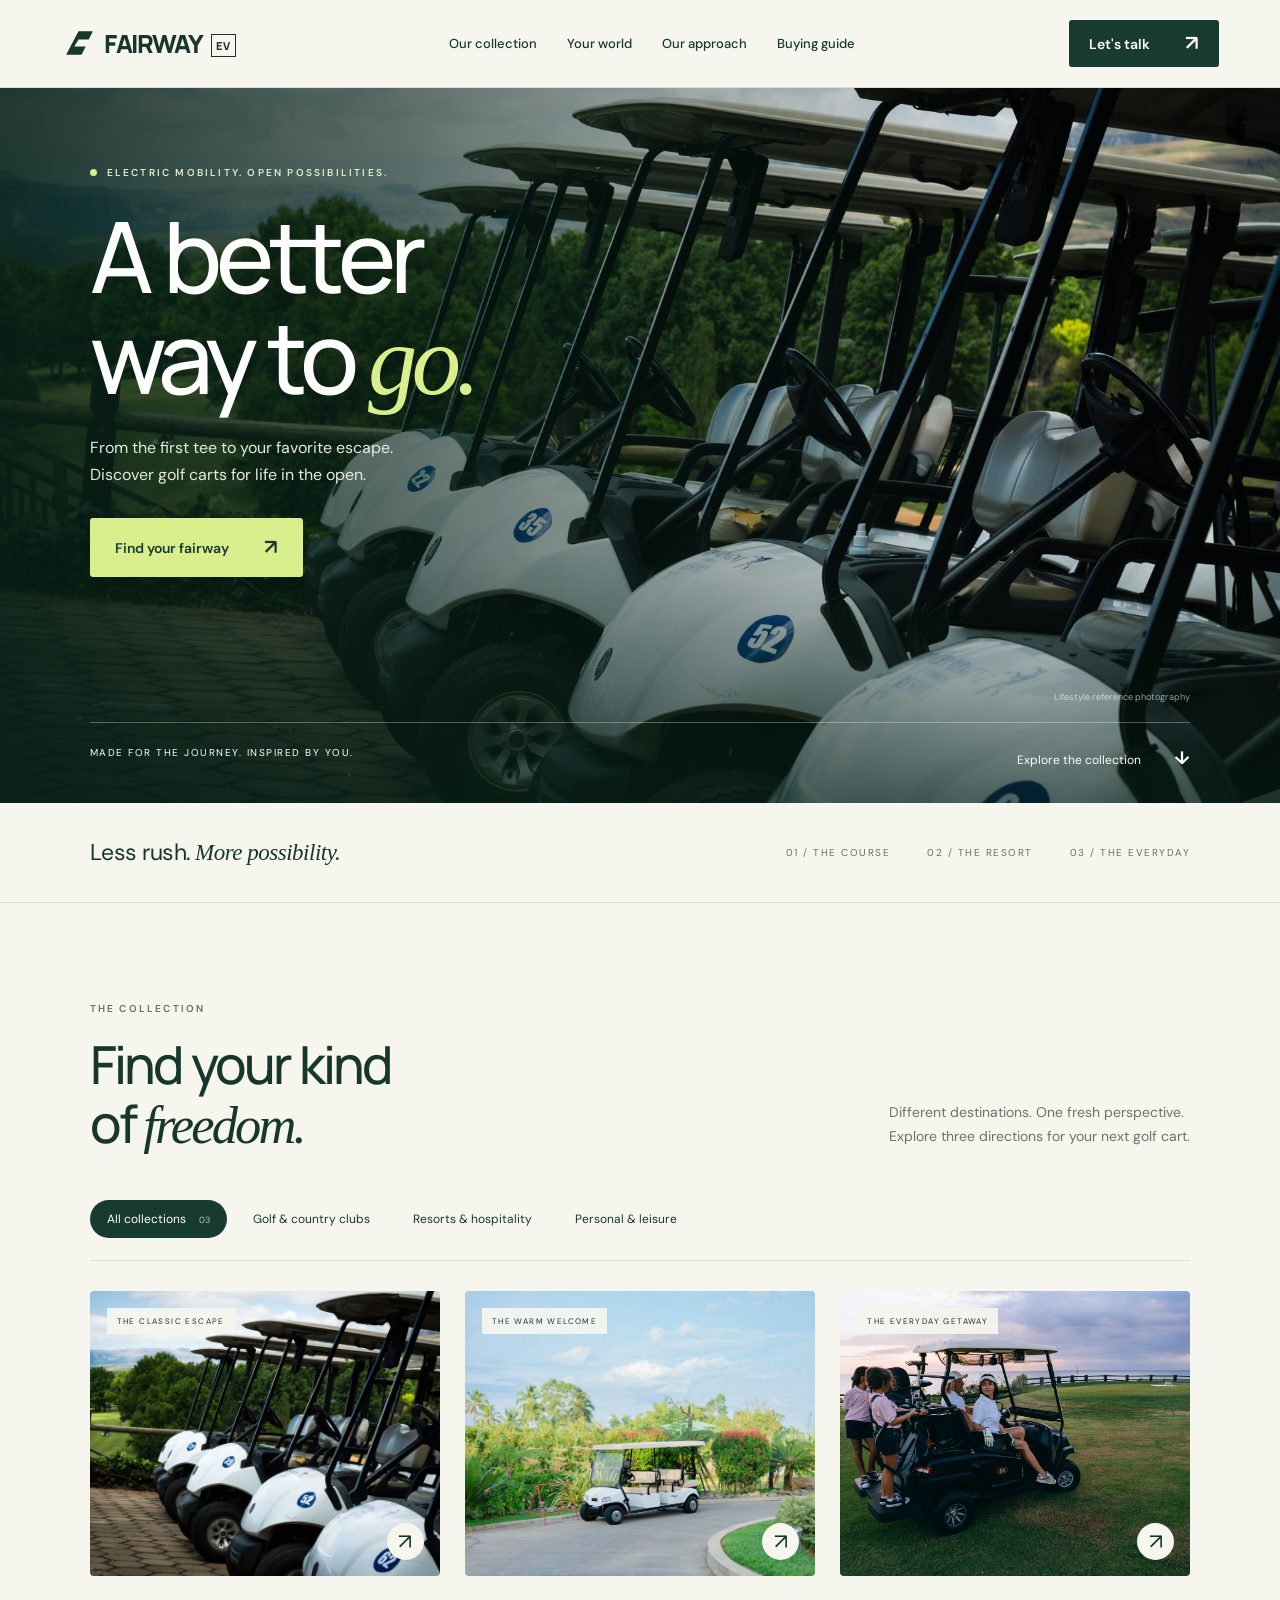
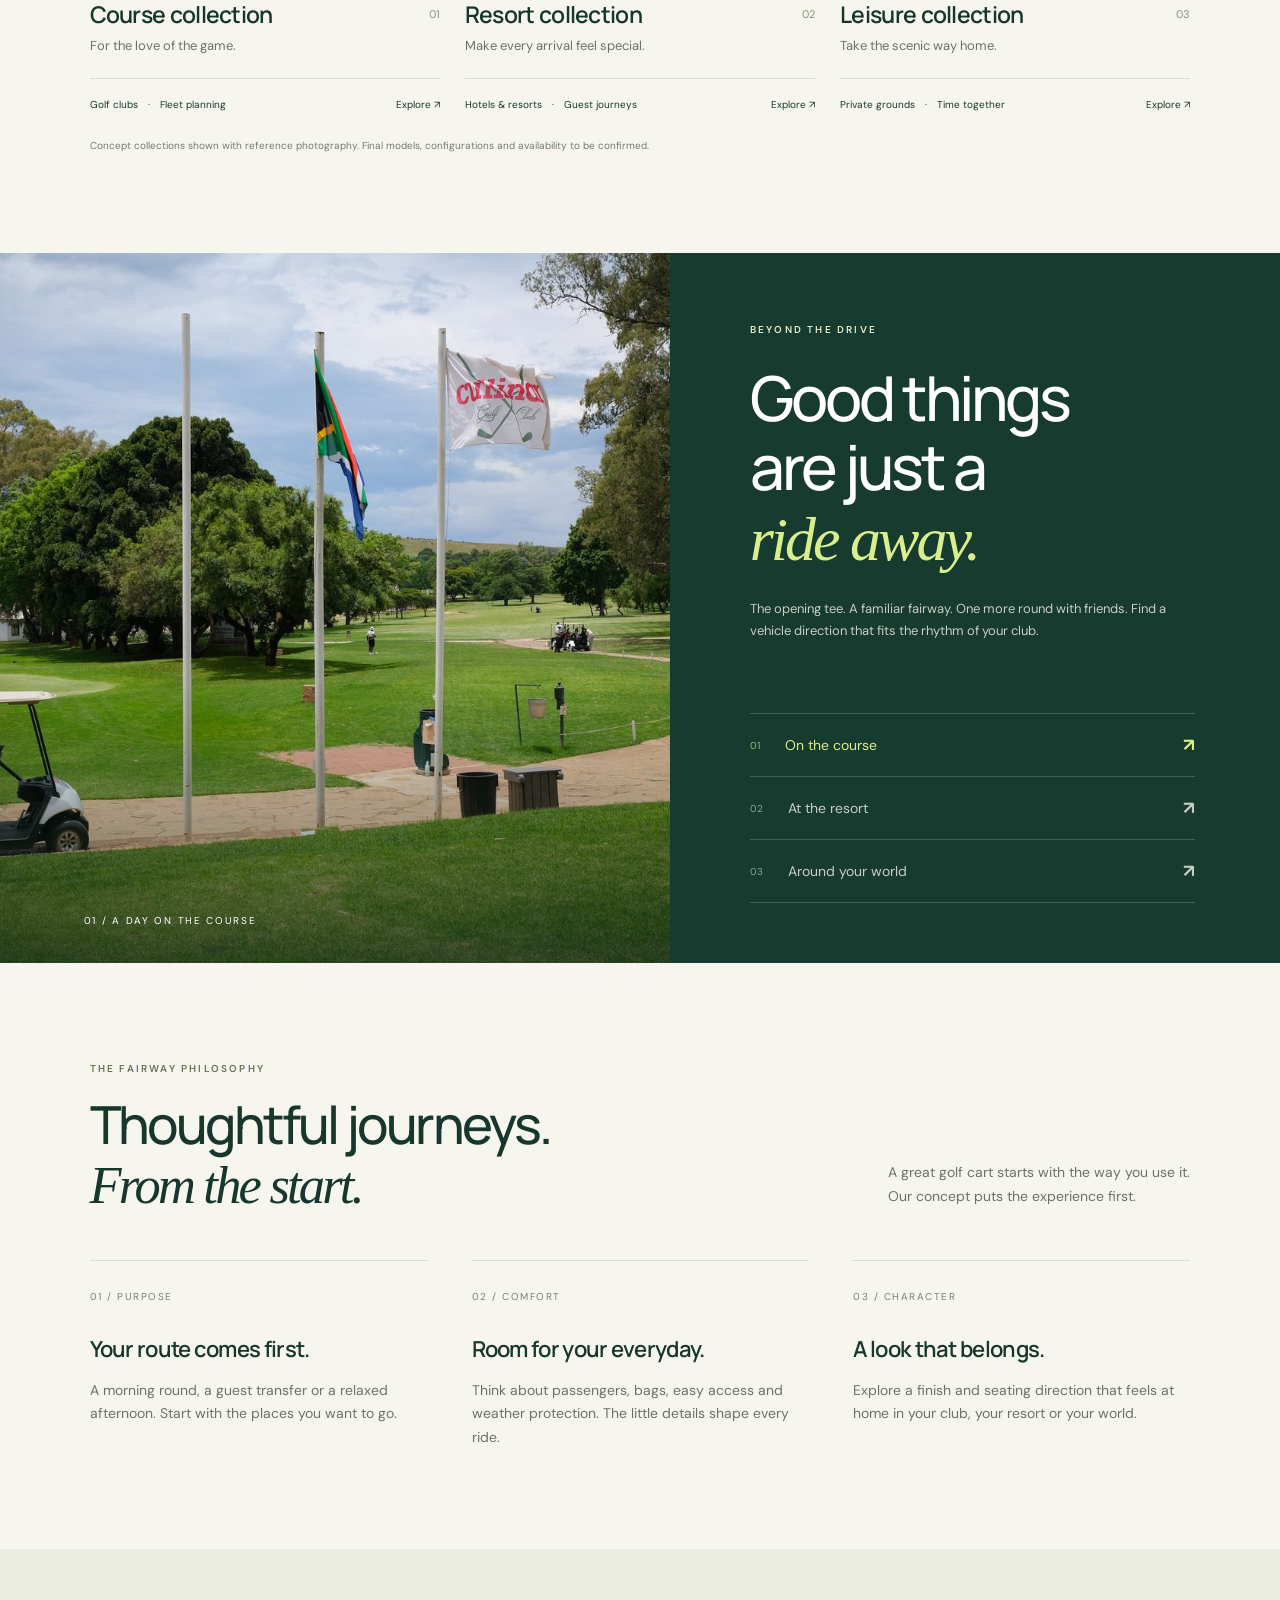
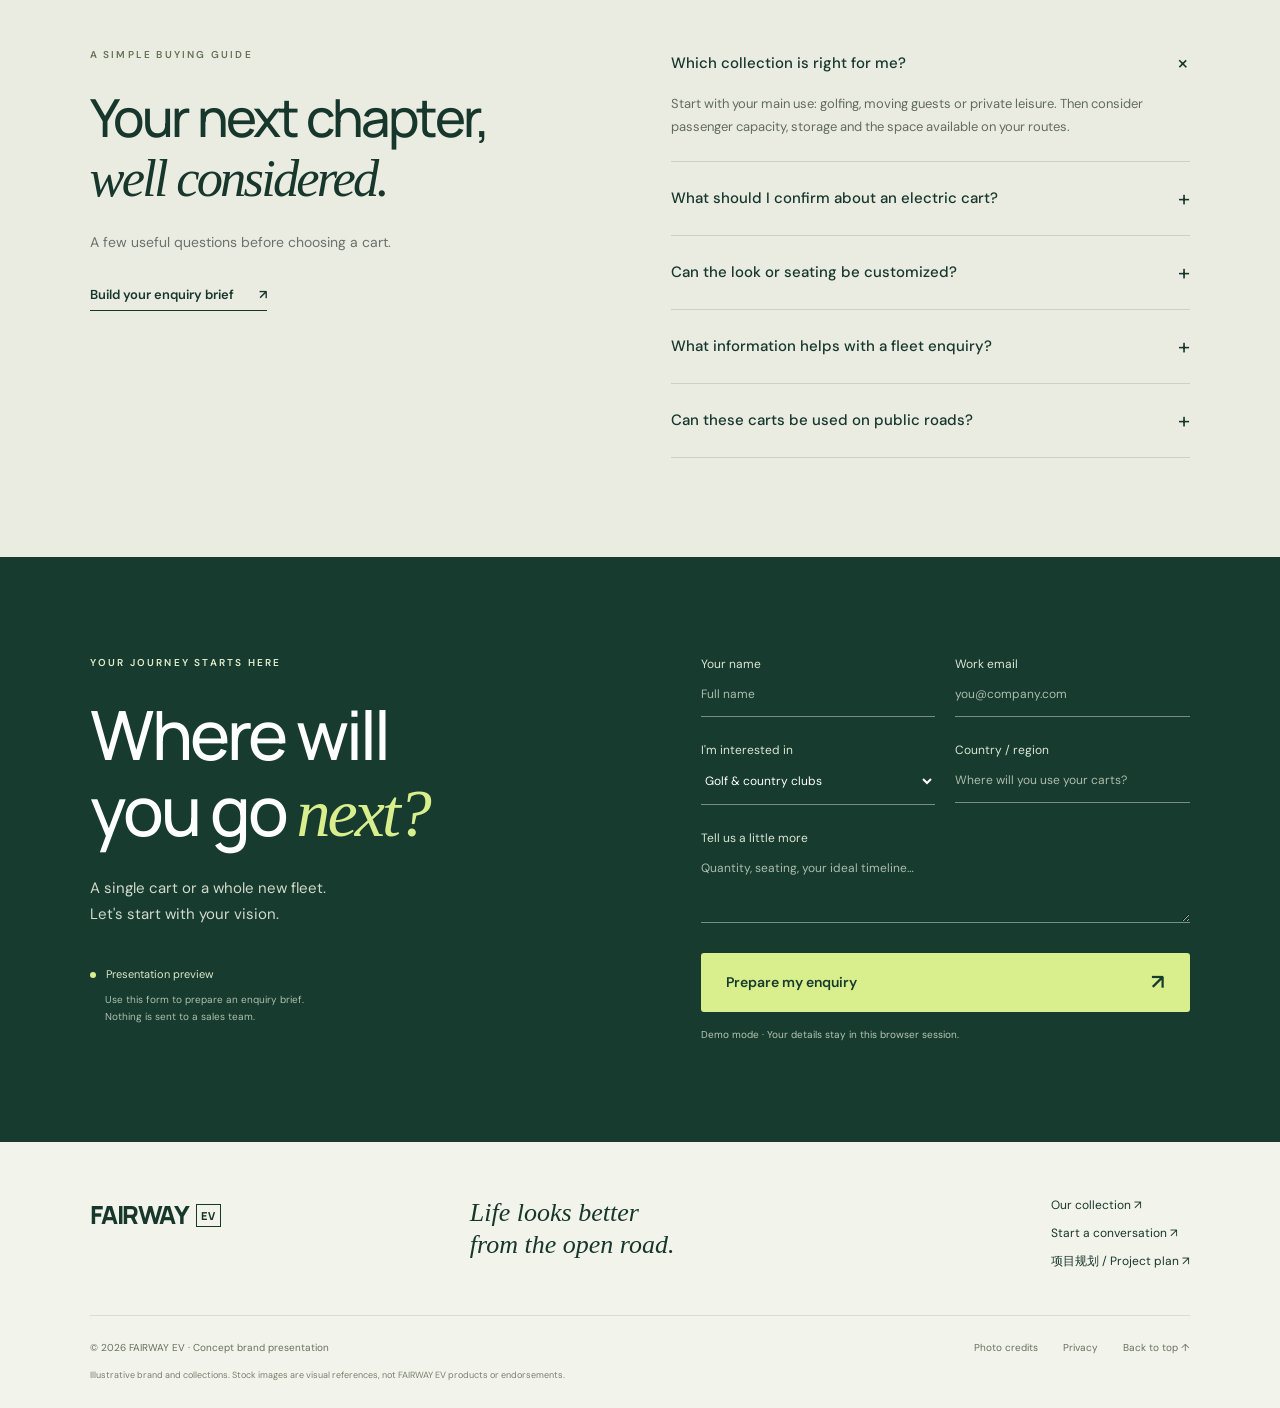
<file: index.html>
<!doctype html>
<html lang="en">
<head>
<meta charset="utf-8"><meta name="viewport" content="width=device-width,initial-scale=1">
<title>FAIRWAY EV — Electric Golf Carts. A Better Way to Go.</title>
<meta name="description" content="Explore electric golf cart concepts for the course, resort and everyday escape. Discover a more considered way to move with FAIRWAY EV.">
<meta name="robots" content="noindex,nofollow"><meta name="theme-color" content="#173b2e">
<meta property="og:title" content="FAIRWAY EV — A better way to go."><meta property="og:description" content="Electric golf cart concepts for life on and beyond the course."><meta property="og:type" content="website"><meta property="og:image" content="https://senicks.github.io/fairway-ev/assets/fleet.jpg">
<link rel="icon" href="assets/favicon.svg" type="image/svg+xml"><link rel="stylesheet" href="style.css"><script src="app.js" defer></script>
</head>
<body>
<a class="skip" href="#main">Skip to content</a>
<header class="header"><a class="brand" href="#" aria-label="FAIRWAY EV home"><svg viewBox="0 0 36 36" aria-hidden="true"><path d="M5 29 17 6h14l-4 8H17l-4 7h11l-4 8Z" fill="currentColor"/></svg>FAIRWAY<span>EV</span></a><nav id="nav" aria-label="Main navigation"><a href="#collection">Our collection</a><a href="#destinations">Your world</a><a href="#approach">Our approach</a><a href="#guide">Buying guide</a></nav><a class="button small header-cta" href="#contact">Let's talk <span>↗</span></a><button class="menu" aria-label="Open menu" aria-expanded="false" aria-controls="nav">☰</button></header>
<main id="main">
<section class="hero"><img class="hero-img" src="assets/fleet.jpg" alt="A row of golf carts overlooking a lush green golf course" fetchpriority="high" width="1800" height="1200"><div class="hero-shade"></div><div class="hero-content"><div class="eyebrow"><i></i> ELECTRIC MOBILITY. OPEN POSSIBILITIES.</div><h1>A better<br>way to <em>go.</em></h1><p>From the first tee to your favorite escape.<br>Discover golf carts for life in the open.</p><a class="button lime" href="#collection">Find your fairway <span>↗</span></a></div><div class="hero-foot"><span>MADE FOR THE JOURNEY. INSPIRED BY YOU.</span><a href="#collection">Explore the collection <b>↓</b></a></div><span class="image-note">Lifestyle reference photography</span></section>
<div class="intro-strip"><p>Less rush. <em>More possibility.</em></p><div><span>01 / THE COURSE</span><span>02 / THE RESORT</span><span>03 / THE EVERYDAY</span></div></div>
<section id="collection" class="section collection"><div class="section-heading"><div><div class="eyebrow dark">THE COLLECTION</div><h2>Find your kind<br>of <em>freedom.</em></h2></div><p>Different destinations. One fresh perspective.<br>Explore three directions for your next golf cart.</p></div><div class="filters" role="group" aria-label="Filter vehicle collections"><button class="active" data-filter="all" aria-pressed="true">All collections <span>03</span></button><button data-filter="course" aria-pressed="false">Golf & country clubs</button><button data-filter="resort" aria-pressed="false">Resorts & hospitality</button><button data-filter="leisure" aria-pressed="false">Personal & leisure</button></div><div class="cards"><article class="vehicle-card" data-category="course"><button class="card-image" data-model="course" aria-label="Explore Course collection"><img src="assets/fleet.jpg" alt="Golf cart fleet beside a golf course" loading="lazy" width="1800" height="1200"><span class="tag">THE CLASSIC ESCAPE</span><span class="circle-arrow">↗</span></button><div class="card-title"><h3>Course collection</h3><span>01</span></div><p>For the love of the game.</p><div class="card-meta"><span>Golf clubs</span><span>Fleet planning</span><button data-model="course">Explore ↗</button></div></article><article class="vehicle-card" data-category="resort"><button class="card-image" data-model="resort" aria-label="Explore Resort collection"><img src="assets/resort-cart.jpg" alt="White passenger golf cart in a tropical resort setting" loading="lazy" width="2000" height="1333"><span class="tag">THE WARM WELCOME</span><span class="circle-arrow">↗</span></button><div class="card-title"><h3>Resort collection</h3><span>02</span></div><p>Make every arrival feel special.</p><div class="card-meta"><span>Hotels & resorts</span><span>Guest journeys</span><button data-model="resort">Explore ↗</button></div></article><article class="vehicle-card" data-category="leisure"><button class="card-image" data-model="leisure" aria-label="Explore Leisure collection"><img src="assets/lifestyle.jpg" alt="Friends sharing a golf cart ride at sunset near the ocean" loading="lazy" width="1400" height="933"><span class="tag">THE EVERYDAY GETAWAY</span><span class="circle-arrow">↗</span></button><div class="card-title"><h3>Leisure collection</h3><span>03</span></div><p>Take the scenic way home.</p><div class="card-meta"><span>Private grounds</span><span>Time together</span><button data-model="leisure">Explore ↗</button></div></article></div><p class="collection-note">Concept collections shown with reference photography. Final models, configurations and availability to be confirmed.</p></section>
<section id="destinations" class="destinations"><div class="destination-photo"><img id="scene-image" src="assets/course.jpg" alt="Golf course with a cart and flags" loading="lazy" width="1400" height="933"><span id="scene-caption">01 / A DAY ON THE COURSE</span></div><div class="destination-content"><div class="eyebrow">BEYOND THE DRIVE</div><h2>Good things<br>are just a <br><em>ride away.</em></h2><p id="scene-description">The opening tee. A familiar fairway. One more round with friends. Find a vehicle direction that fits the rhythm of your club.</p><div class="scene-tabs" role="group" aria-label="Explore destinations"><button class="active" data-scene="course" aria-pressed="true"><span>01</span> On the course <b>↗</b></button><button data-scene="resort" aria-pressed="false"><span>02</span> At the resort <b>↗</b></button><button data-scene="leisure" aria-pressed="false"><span>03</span> Around your world <b>↗</b></button></div></div></section>
<section id="approach" class="section approach"><div class="section-heading"><div><div class="eyebrow dark">THE FAIRWAY PHILOSOPHY</div><h2>Thoughtful journeys.<br><em>From the start.</em></h2></div><p>A great golf cart starts with the way you use it.<br>Our concept puts the experience first.</p></div><div class="principles"><article><span class="number">01 / PURPOSE</span><h3>Your route comes first.</h3><p>A morning round, a guest transfer or a relaxed afternoon. Start with the places you want to go.</p></article><article><span class="number">02 / COMFORT</span><h3>Room for your everyday.</h3><p>Think about passengers, bags, easy access and weather protection. The little details shape every ride.</p></article><article><span class="number">03 / CHARACTER</span><h3>A look that belongs.</h3><p>Explore a finish and seating direction that feels at home in your club, your resort or your world.</p></article></div></section>
<section id="guide" class="section guide"><div><div class="eyebrow dark">A SIMPLE BUYING GUIDE</div><h2>Your next chapter,<br><em>well considered.</em></h2><p>A few useful questions before choosing a cart.</p><a href="#contact" class="text-link">Build your enquiry brief <span>↗</span></a></div><div class="faq"><details open><summary>Which collection is right for me?<span>+</span></summary><p>Start with your main use: golfing, moving guests or private leisure. Then consider passenger capacity, storage and the space available on your routes.</p></details><details><summary>What should I confirm about an electric cart?<span>+</span></summary><p>Ask for the exact battery type, tested range and test conditions, charging requirements, warranty and local service arrangements for the model you choose.</p></details><details><summary>Can the look or seating be customized?<span>+</span></summary><p>Include your preferred color, seat layout and accessories in your enquiry. Available options, minimum quantities and lead times need confirmation for each actual model.</p></details><details><summary>What information helps with a fleet enquiry?<span>+</span></summary><p>Share your location, intended use, passenger needs, approximate quantity, daily distance, terrain and target delivery date. This makes a model comparison more useful.</p></details><details><summary>Can these carts be used on public roads?<span>+</span></summary><p>Road use depends on the exact vehicle and the rules where it will be operated. Confirm model-specific approvals and local requirements before purchase.</p></details></div></section>
<section id="contact" class="contact section"><div class="contact-intro"><div class="eyebrow">YOUR JOURNEY STARTS HERE</div><h2>Where will<br>you go <em>next?</em></h2><p>A single cart or a whole new fleet.<br>Let's start with your vision.</p><div class="contact-status"><span class="status-dot"></span> Presentation preview<div>Use this form to prepare an enquiry brief.<br>Nothing is sent to a sales team.</div></div></div><form id="enquiry-form"><div class="form-row"><label>Your name<input name="name" placeholder="Full name" required autocomplete="name" maxlength="100"></label><label>Work email<input name="email" type="email" placeholder="you@company.com" required autocomplete="email" maxlength="150"></label></div><div class="form-row"><label>I'm interested in<select name="interest"><option>Golf & country clubs</option><option>Resorts & hospitality</option><option>Personal & leisure</option><option>Dealer partnership</option></select></label><label>Country / region<input name="country" placeholder="Where will you use your carts?" required maxlength="100"></label></div><label>Tell us a little more<textarea name="message" placeholder="Quantity, seating, your ideal timeline…" rows="3" maxlength="2000"></textarea></label><button class="button lime" type="submit">Prepare my enquiry <span>↗</span></button><p class="form-note">Demo mode · Your details stay in this browser session.</p><div id="form-result" hidden aria-live="polite"><p>Your enquiry brief is ready. Download it to share with your supplier.</p><button type="button" class="text-link" id="download-brief">Download enquiry (.txt) ↓</button></div></form></section>
</main>
<footer><div class="footer-top"><a class="brand" href="#">FAIRWAY<span>EV</span></a><p>Life looks better<br>from the open road.</p><div><a href="#collection">Our collection ↗</a><a href="#contact">Start a conversation ↗</a><a href="plan.html">项目规划 / Project plan ↗</a></div></div><div class="footer-bottom"><span>© 2026 FAIRWAY EV · Concept brand presentation</span><div><button data-info="credits">Photo credits</button><button data-info="privacy">Privacy</button><a href="#">Back to top ↑</a></div></div><p class="demo-note">Illustrative brand and collections. Stock images are visual references, not FAIRWAY EV products or endorsements.</p></footer>
<dialog id="detail-dialog"><button class="close-dialog" aria-label="Close dialog">×</button><div id="dialog-content"></div></dialog>
</body></html>
</file>
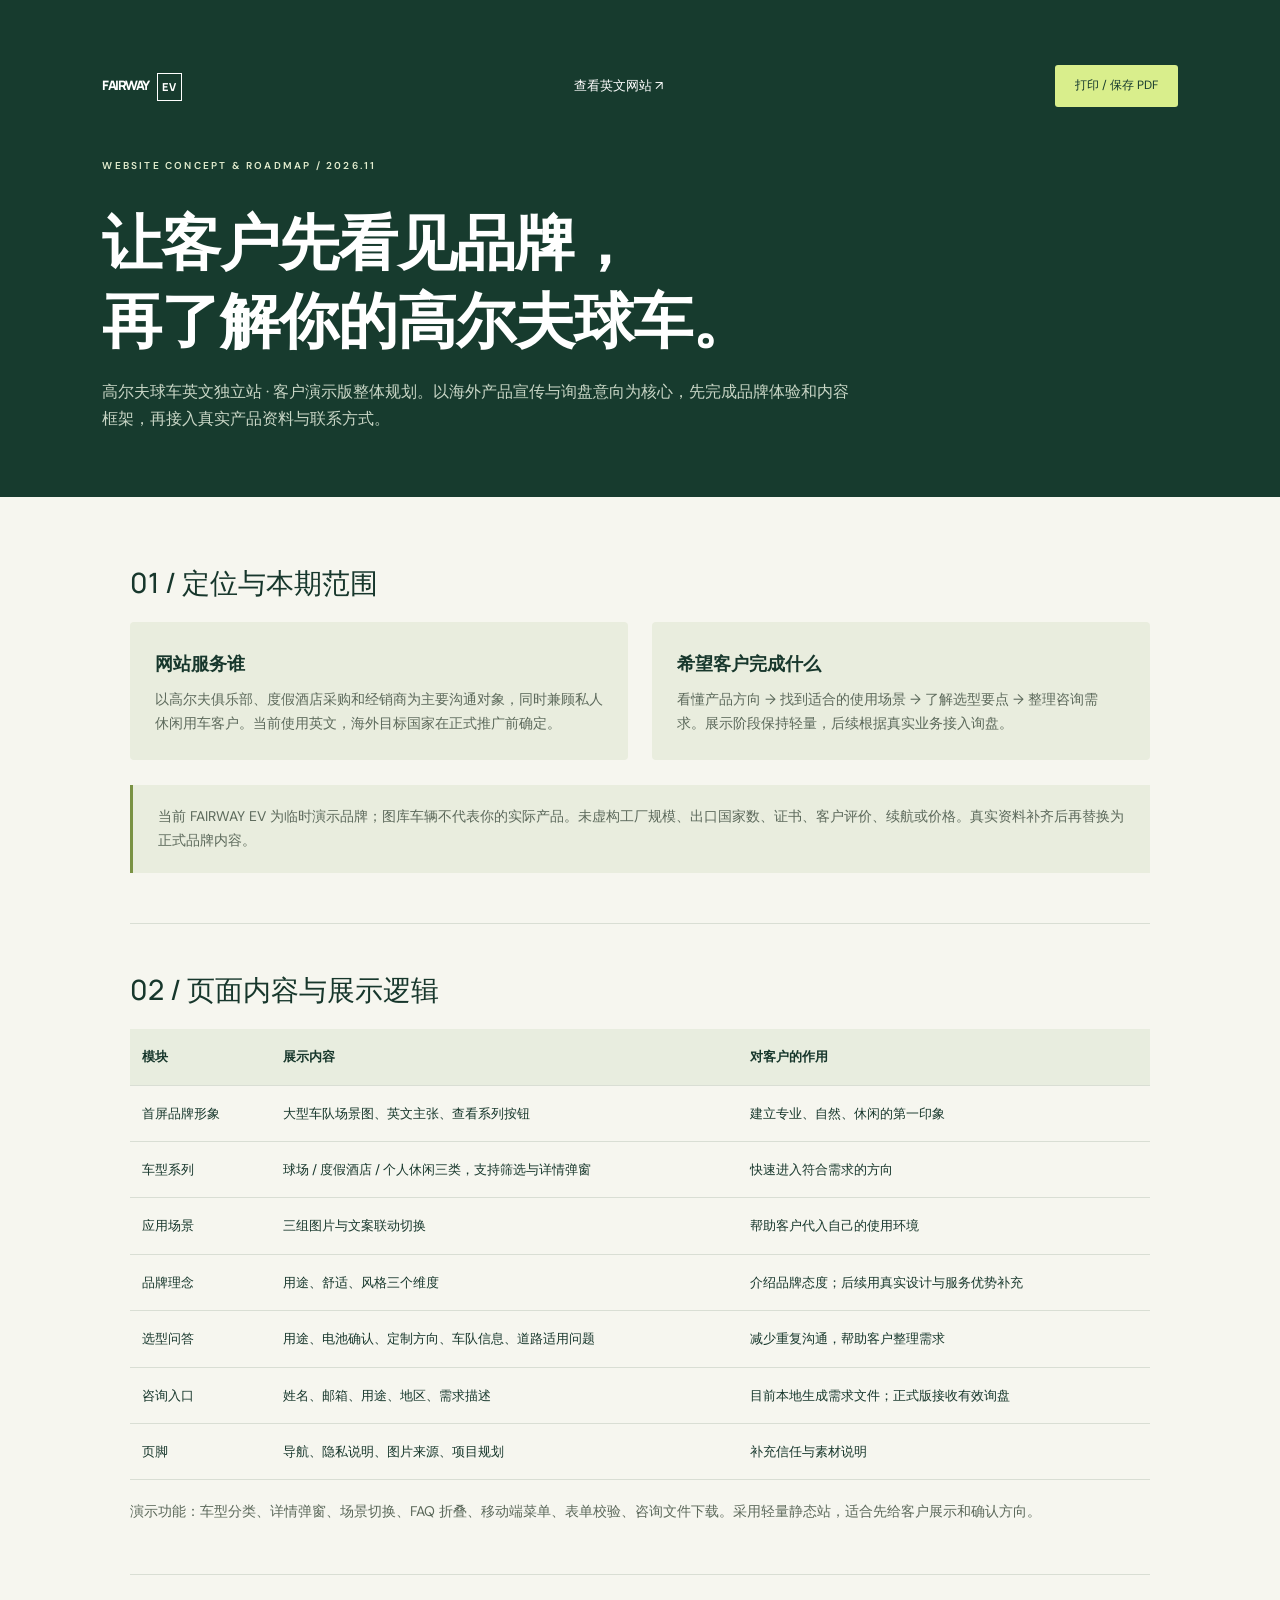
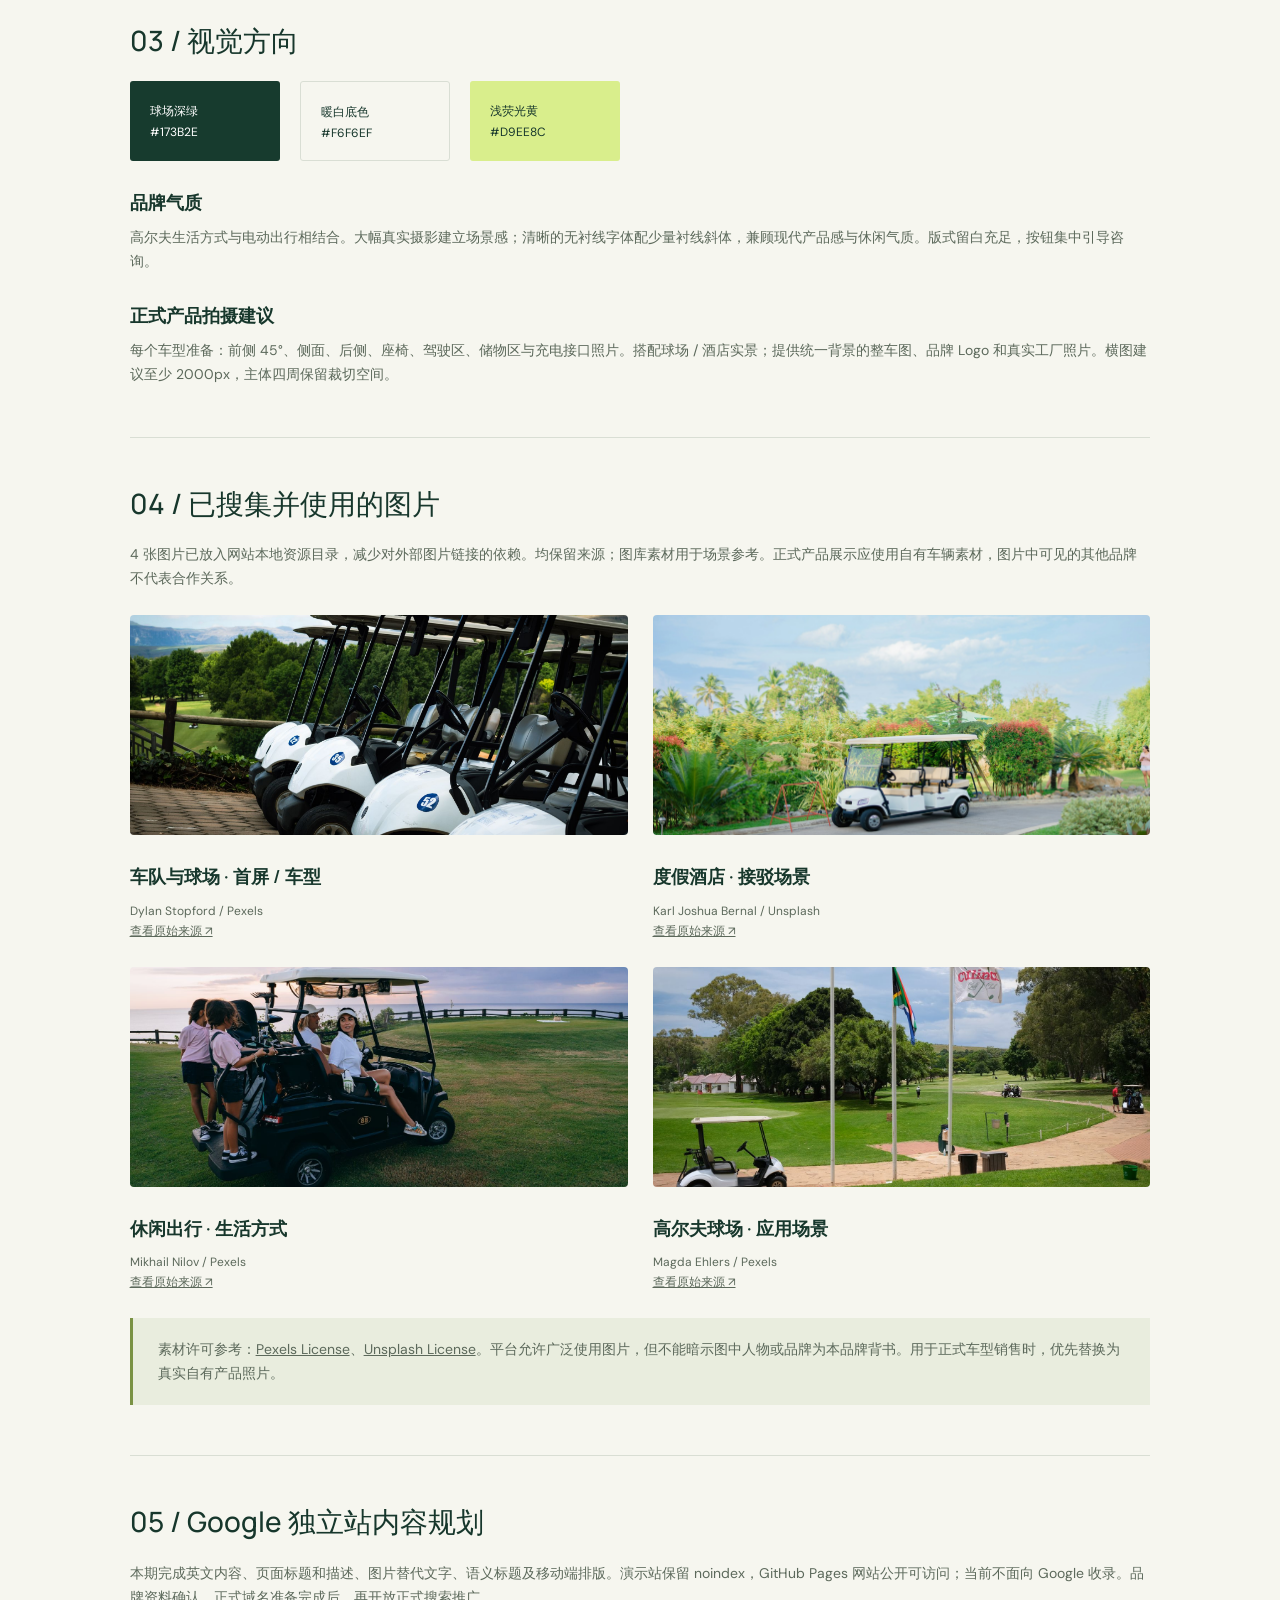
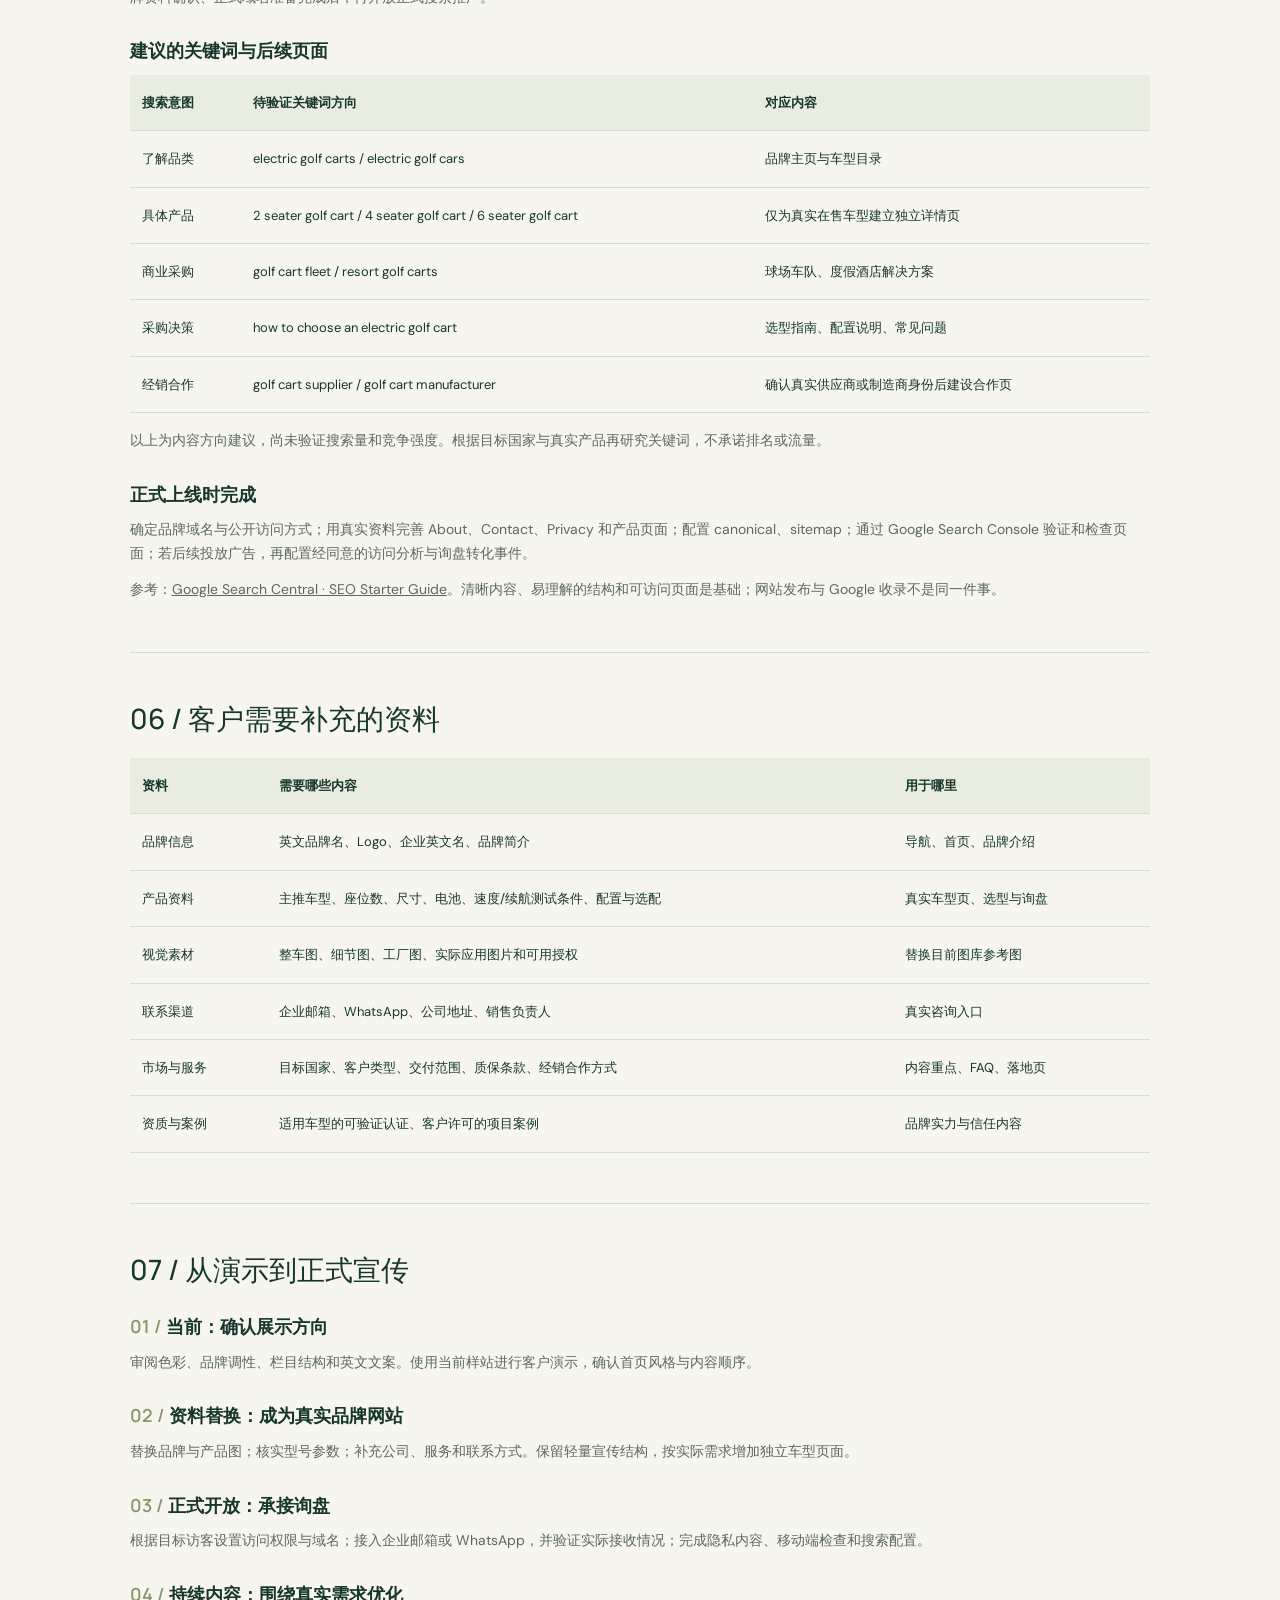
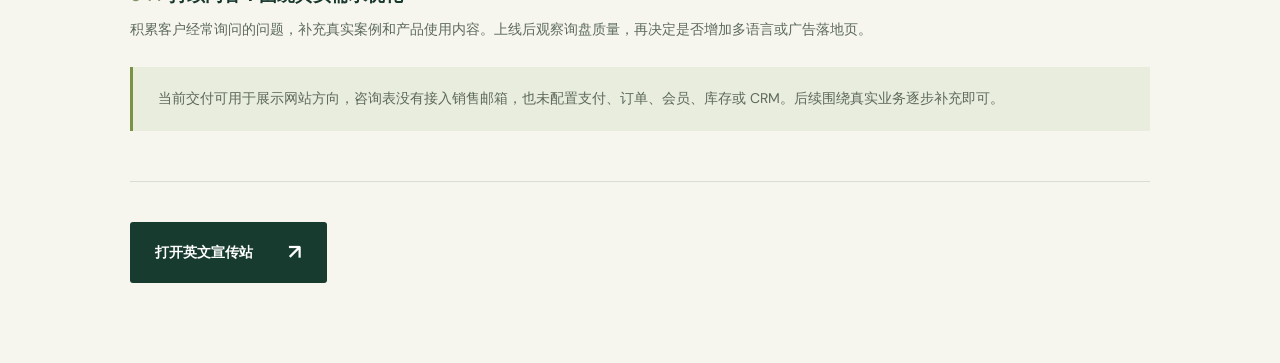
<file: plan.html>
<!doctype html><html lang="zh-CN"><head><meta charset="utf-8"><meta name="viewport" content="width=device-width,initial-scale=1"><meta name="robots" content="noindex,nofollow"><title>高尔夫球车独立站 · 客户展示与整体规划</title><link rel="icon" href="assets/favicon.svg"><link rel="stylesheet" href="style.css"><style>body{line-height:1.8}.plan-head{background:var(--green);color:white;padding:65px 8%}.plan-head h1{font-size:clamp(32px,5vw,60px);line-height:1.3;letter-spacing:-1px;margin:20px 0}.plan-head p{color:#c9d6c6;max-width:750px}.plan-nav{display:flex;justify-content:space-between;align-items:center;margin-bottom:50px}.plan-nav a{font-size:13px}.plan-wrap{max-width:1200px;margin:auto;padding:20px 7% 80px}.plan-block{padding:50px 0;border-bottom:1px solid var(--line)}.plan-block h2{font-size:28px;letter-spacing:0;margin-bottom:24px}.plan-block h3{font-size:18px;margin:25px 0 8px;letter-spacing:0}.plan-block p,.plan-block li{font-size:14px;color:#5c695b}.plan-grid{display:grid;grid-template-columns:1fr 1fr;gap:24px}.plan-grid article{background:#e9edde;padding:25px;border-radius:4px}.plan-grid h3{margin-top:0}table{width:100%;border-collapse:collapse;font-size:13px}td,th{padding:16px 12px;border-bottom:1px solid var(--line);text-align:left;vertical-align:top}th{background:#e8eddf;font-weight:600}.table-wrap{overflow:auto}.plan-block a{text-decoration:underline}.swatches{display:flex;gap:20px;flex-wrap:wrap}.swatch{height:80px;min-width:150px;padding:20px;border-radius:3px;font-size:12px}.photo-grid{display:grid;grid-template-columns:1fr 1fr;gap:25px}.photo-grid img{height:220px;margin-bottom:12px;border-radius:4px}.photo-grid p{font-size:12px}.callout{padding:20px 25px;border-left:3px solid #7a9244;background:#e9edde;margin-top:25px}button.print{background:var(--lime);color:var(--green);border:0;padding:10px 20px;border-radius:3px;font-size:12px}.steps{counter-reset:steps}.steps h3:before{counter-increment:steps;content:'0' counter(steps) ' / ';color:#879669}@media(max-width:760px){.plan-grid,.photo-grid{grid-template-columns:1fr}.plan-head{padding:35px 7%}.plan-nav{margin-bottom:35px}.plan-block{padding:35px 0}.plan-block h2{font-size:24px}.plan-wrap{padding:15px 7% 50px}td,th{min-width:120px;padding:12px}.plan-nav .brand{font-size:18px}}@media print{.plan-nav,.print{display:none}.plan-head{padding:20px;background:white;color:#173b2e}.plan-head p{color:#444}.plan-wrap{max-width:none;padding:0}.plan-block{break-inside:avoid;padding:25px 0}.photo-grid img{height:150px}a{color:inherit}.plan-head h1{font-size:32px}}</style></head><body><header class="plan-head"><div class="plan-nav"><a class="brand" href="index.html">FAIRWAY<span>EV</span></a><a href="index.html">查看英文网站 ↗</a><button class="print" onclick="window.print()">打印 / 保存 PDF</button></div><div class="eyebrow">WEBSITE CONCEPT & ROADMAP / 2026.11</div><h1>让客户先看见品牌，<br>再了解你的高尔夫球车。</h1><p>高尔夫球车英文独立站 · 客户演示版整体规划。以海外产品宣传与询盘意向为核心，先完成品牌体验和内容框架，再接入真实产品资料与联系方式。</p></header><main class="plan-wrap">
<section class="plan-block"><h2>01 / 定位与本期范围</h2><div class="plan-grid"><article><h3>网站服务谁</h3><p>以高尔夫俱乐部、度假酒店采购和经销商为主要沟通对象，同时兼顾私人休闲用车客户。当前使用英文，海外目标国家在正式推广前确定。</p></article><article><h3>希望客户完成什么</h3><p>看懂产品方向 → 找到适合的使用场景 → 了解选型要点 → 整理咨询需求。展示阶段保持轻量，后续根据真实业务接入询盘。</p></article></div><p class="callout">当前 FAIRWAY EV 为临时演示品牌；图库车辆不代表你的实际产品。未虚构工厂规模、出口国家数、证书、客户评价、续航或价格。真实资料补齐后再替换为正式品牌内容。</p></section>
<section class="plan-block"><h2>02 / 页面内容与展示逻辑</h2><div class="table-wrap"><table><thead><tr><th>模块</th><th>展示内容</th><th>对客户的作用</th></tr></thead><tbody><tr><td>首屏品牌形象</td><td>大型车队场景图、英文主张、查看系列按钮</td><td>建立专业、自然、休闲的第一印象</td></tr><tr><td>车型系列</td><td>球场 / 度假酒店 / 个人休闲三类，支持筛选与详情弹窗</td><td>快速进入符合需求的方向</td></tr><tr><td>应用场景</td><td>三组图片与文案联动切换</td><td>帮助客户代入自己的使用环境</td></tr><tr><td>品牌理念</td><td>用途、舒适、风格三个维度</td><td>介绍品牌态度；后续用真实设计与服务优势补充</td></tr><tr><td>选型问答</td><td>用途、电池确认、定制方向、车队信息、道路适用问题</td><td>减少重复沟通，帮助客户整理需求</td></tr><tr><td>咨询入口</td><td>姓名、邮箱、用途、地区、需求描述</td><td>目前本地生成需求文件；正式版接收有效询盘</td></tr><tr><td>页脚</td><td>导航、隐私说明、图片来源、项目规划</td><td>补充信任与素材说明</td></tr></tbody></table></div><p style="margin-top:20px">演示功能：车型分类、详情弹窗、场景切换、FAQ 折叠、移动端菜单、表单校验、咨询文件下载。采用轻量静态站，适合先给客户展示和确认方向。</p></section>
<section class="plan-block"><h2>03 / 视觉方向</h2><div class="swatches"><div class="swatch" style="background:#173b2e;color:white">球场深绿<br>#173B2E</div><div class="swatch" style="background:#f6f6ef;border:1px solid #d9ded4">暖白底色<br>#F6F6EF</div><div class="swatch" style="background:#d9ee8c">浅荧光黄<br>#D9EE8C</div></div><h3>品牌气质</h3><p>高尔夫生活方式与电动出行相结合。大幅真实摄影建立场景感；清晰的无衬线字体配少量衬线斜体，兼顾现代产品感与休闲气质。版式留白充足，按钮集中引导咨询。</p><h3>正式产品拍摄建议</h3><p>每个车型准备：前侧 45°、侧面、后侧、座椅、驾驶区、储物区与充电接口照片。搭配球场 / 酒店实景；提供统一背景的整车图、品牌 Logo 和真实工厂照片。横图建议至少 2000px，主体四周保留裁切空间。</p></section>
<section class="plan-block"><h2>04 / 已搜集并使用的图片</h2><p style="margin-bottom:25px">4 张图片已放入网站本地资源目录，减少对外部图片链接的依赖。均保留来源；图库素材用于场景参考。正式产品展示应使用自有车辆素材，图片中可见的其他品牌不代表合作关系。</p><div class="photo-grid"><article><img src="assets/fleet.jpg" alt="球场车队图库素材" loading="lazy"><h3>车队与球场 · 首屏 / 车型</h3><p>Dylan Stopford / Pexels<br><a href="https://www.pexels.com/photo/golf-carts-on-golf-course-13655868/" target="_blank" rel="noopener">查看原始来源 ↗</a></p></article><article><img src="assets/resort-cart.jpg" alt="度假酒店接驳车图库素材" loading="lazy"><h3>度假酒店 · 接驳场景</h3><p>Karl Joshua Bernal / Unsplash<br><a href="https://unsplash.com/photos/white-golf-cart-parked-on-a-paved-road-prAY5EBiEMA" target="_blank" rel="noopener">查看原始来源 ↗</a></p></article><article><img src="assets/lifestyle.jpg" alt="休闲高尔夫球车场景" loading="lazy"><h3>休闲出行 · 生活方式</h3><p>Mikhail Nilov / Pexels<br><a href="https://www.pexels.com/photo/family-riding-on-black-golf-cart-on-green-grass-field-9207198/" target="_blank" rel="noopener">查看原始来源 ↗</a></p></article><article><img src="assets/course.jpg" alt="高尔夫球场及旗杆" loading="lazy"><h3>高尔夫球场 · 应用场景</h3><p>Magda Ehlers / Pexels<br><a href="https://www.pexels.com/photo/a-golf-cart-near-flagpoles-in-a-golf-course-6360038/" target="_blank" rel="noopener">查看原始来源 ↗</a></p></article></div><p class="callout">素材许可参考：<a href="https://www.pexels.com/license/" target="_blank" rel="noopener">Pexels License</a>、<a href="https://unsplash.com/license" target="_blank" rel="noopener">Unsplash License</a>。平台允许广泛使用图片，但不能暗示图中人物或品牌为本品牌背书。用于正式车型销售时，优先替换为真实自有产品照片。</p></section>
<section class="plan-block"><h2>05 / Google 独立站内容规划</h2><p>本期完成英文内容、页面标题和描述、图片替代文字、语义标题及移动端排版。演示站保留 noindex，GitHub Pages 网站公开可访问；当前不面向 Google 收录。品牌资料确认、正式域名准备完成后，再开放正式搜索推广。</p><h3>建议的关键词与后续页面</h3><div class="table-wrap"><table><thead><tr><th>搜索意图</th><th>待验证关键词方向</th><th>对应内容</th></tr></thead><tbody><tr><td>了解品类</td><td>electric golf carts / electric golf cars</td><td>品牌主页与车型目录</td></tr><tr><td>具体产品</td><td>2 seater golf cart / 4 seater golf cart / 6 seater golf cart</td><td>仅为真实在售车型建立独立详情页</td></tr><tr><td>商业采购</td><td>golf cart fleet / resort golf carts</td><td>球场车队、度假酒店解决方案</td></tr><tr><td>采购决策</td><td>how to choose an electric golf cart</td><td>选型指南、配置说明、常见问题</td></tr><tr><td>经销合作</td><td>golf cart supplier / golf cart manufacturer</td><td>确认真实供应商或制造商身份后建设合作页</td></tr></tbody></table></div><p style="margin-top:16px">以上为内容方向建议，尚未验证搜索量和竞争强度。根据目标国家与真实产品再研究关键词，不承诺排名或流量。</p><h3>正式上线时完成</h3><p>确定品牌域名与公开访问方式；用真实资料完善 About、Contact、Privacy 和产品页面；配置 canonical、sitemap；通过 Google Search Console 验证和检查页面；若后续投放广告，再配置经同意的访问分析与询盘转化事件。</p><p style="margin-top:12px">参考：<a href="https://developers.google.com/search/docs/fundamentals/seo-starter-guide" target="_blank" rel="noopener">Google Search Central · SEO Starter Guide</a>。清晰内容、易理解的结构和可访问页面是基础；网站发布与 Google 收录不是同一件事。</p></section>
<section class="plan-block"><h2>06 / 客户需要补充的资料</h2><div class="table-wrap"><table><thead><tr><th>资料</th><th>需要哪些内容</th><th>用于哪里</th></tr></thead><tbody><tr><td>品牌信息</td><td>英文品牌名、Logo、企业英文名、品牌简介</td><td>导航、首页、品牌介绍</td></tr><tr><td>产品资料</td><td>主推车型、座位数、尺寸、电池、速度/续航测试条件、配置与选配</td><td>真实车型页、选型与询盘</td></tr><tr><td>视觉素材</td><td>整车图、细节图、工厂图、实际应用图片和可用授权</td><td>替换目前图库参考图</td></tr><tr><td>联系渠道</td><td>企业邮箱、WhatsApp、公司地址、销售负责人</td><td>真实咨询入口</td></tr><tr><td>市场与服务</td><td>目标国家、客户类型、交付范围、质保条款、经销合作方式</td><td>内容重点、FAQ、落地页</td></tr><tr><td>资质与案例</td><td>适用车型的可验证认证、客户许可的项目案例</td><td>品牌实力与信任内容</td></tr></tbody></table></div></section>
<section class="plan-block steps"><h2>07 / 从演示到正式宣传</h2><h3>当前：确认展示方向</h3><p>审阅色彩、品牌调性、栏目结构和英文文案。使用当前样站进行客户演示，确认首页风格与内容顺序。</p><h3>资料替换：成为真实品牌网站</h3><p>替换品牌与产品图；核实型号参数；补充公司、服务和联系方式。保留轻量宣传结构，按实际需求增加独立车型页面。</p><h3>正式开放：承接询盘</h3><p>根据目标访客设置访问权限与域名；接入企业邮箱或 WhatsApp，并验证实际接收情况；完成隐私内容、移动端检查和搜索配置。</p><h3>持续内容：围绕真实需求优化</h3><p>积累客户经常询问的问题，补充真实案例和产品使用内容。上线后观察询盘质量，再决定是否增加多语言或广告落地页。</p><p class="callout">当前交付可用于展示网站方向，咨询表没有接入销售邮箱，也未配置支付、订单、会员、库存或 CRM。后续围绕真实业务逐步补充即可。</p></section><p style="margin-top:40px"><a class="button" href="index.html">打开英文宣传站 <span>↗</span></a></p></main></body></html>
</file>
<file: style.css>
@import url('https://fonts.googleapis.com/css2?family=DM+Sans:wght@400;500;600;700&family=Manrope:wght@400;500;600;700;800&display=swap');
:root{--green:#173b2e;--ink:#17372c;--muted:#6b726b;--cream:#f6f6ef;--lime:#d9ee8c;--line:#d9ded4}*{box-sizing:border-box}html{scroll-behavior:smooth;scroll-padding-top:90px}body{margin:0;font-family:'DM Sans',Arial,sans-serif;background:var(--cream);color:var(--ink)}button,input,select,textarea{font:inherit}button,a,input,select,textarea{-webkit-tap-highlight-color:transparent}button,a{touch-action:manipulation}a{color:inherit;text-decoration:none}button{cursor:pointer}button:focus-visible,a:focus-visible,summary:focus-visible{outline:3px solid #8aa63c;outline-offset:5px}img{display:block;width:100%;object-fit:cover}button{color:inherit}h1,h2,h3,p{margin:0}h1,h2,h3{font-family:Manrope,Arial,sans-serif}em{font-family:Georgia,serif;font-weight:400}h2{font-size:clamp(38px,4.1vw,61px);font-weight:500;line-height:1.12;letter-spacing:-2.8px}h3{font-size:23px;font-weight:600;letter-spacing:-.7px}p{line-height:1.7}.header{height:88px;display:flex;align-items:center;justify-content:space-between;padding:0 4.8%;background:var(--cream);position:relative;z-index:5;border-bottom:1px solid var(--line)}.brand{display:flex;align-items:center;font-family:Manrope,Arial,sans-serif;font-weight:800;font-size:25px;letter-spacing:-1.5px}.brand svg{width:37px;height:37px;margin-right:6px}.brand>span{font-size:11px;letter-spacing:1px;margin:3px 0 0 8px;border:1px solid;padding:3px 4px}.header nav{display:flex;gap:30px;font-size:13px;font-weight:500}.header nav a:hover{opacity:.6}.button{display:inline-flex;align-items:center;justify-content:space-between;gap:35px;padding:19px 25px;border:0;border-radius:3px;background:var(--green);color:white;font-weight:600;font-size:14px;transition:background .2s,transform .2s}.button:hover{transform:translateY(-2px);background:#2e523d}.button span{font-size:21px;line-height:1}.button.small{padding:13px 20px}.button.lime{background:var(--lime);color:var(--green)}.button.lime:hover{background:#e8f6b8}.menu{display:none}.hero{position:relative;height:min(715px,76vw);min-height:600px;color:white;overflow:hidden;background:var(--green)}.hero-img{position:absolute;height:100%;object-position:50% 54%}.hero-shade{position:absolute;inset:0;background:linear-gradient(90deg,rgba(7,32,22,.87) 0%,rgba(7,32,22,.65) 30%,rgba(7,32,22,.08) 80%),linear-gradient(0deg,rgba(7,32,22,.6),transparent 35%)}.hero-content{position:relative;padding:78px 7%;max-width:800px}.eyebrow{font-size:10px;font-weight:600;letter-spacing:2.2px;display:flex;align-items:center;gap:10px;color:#e2ecce;margin-bottom:27px}.eyebrow i{height:7px;width:7px;border-radius:50%;background:var(--lime)}.eyebrow.dark{color:#657254}.hero h1{font-size:clamp(76px,7.7vw,114px);line-height:1.02;letter-spacing:-5.5px;font-weight:500;margin-bottom:23px}.hero h1 em{color:var(--lime)}.hero-content p{font-size:16px;color:#e6eadf;margin-bottom:30px}.hero-foot{position:absolute;bottom:33px;left:7%;right:7%;display:flex;justify-content:space-between;border-top:1px solid #ffffff4d;padding-top:23px;font-size:10px;letter-spacing:1.5px}.hero-foot a{font-size:12px;letter-spacing:0}.hero-foot b{padding-left:30px;font-size:18px}.image-note{position:absolute;right:7%;bottom:100px;font-size:9px;color:#fff9}.intro-strip{display:flex;justify-content:space-between;align-items:center;padding:30px 7%;border-bottom:1px solid var(--line)}.intro-strip p{font-size:23px;letter-spacing:-.5px}.intro-strip>div{display:flex;gap:37px;font-size:10px;letter-spacing:1.5px;color:#65705d}.section{padding:99px 7%}.section-heading{display:flex;align-items:flex-end;justify-content:space-between;gap:40px;margin-bottom:45px}.section-heading .eyebrow{margin-bottom:20px}.section-heading>p{font-size:14px;color:var(--muted);padding-bottom:6px}.filters{display:flex;gap:9px;flex-wrap:wrap;border-bottom:1px solid var(--line);padding-bottom:22px;margin-bottom:30px}.filters button{padding:10px 16px;border:1px solid transparent;background:none;border-radius:30px;font-size:12px}.filters button.active{background:var(--green);color:white}.filters button:not(.active):hover{border-color:var(--green)}.filters button span{font-size:9px;opacity:.7;margin-left:10px}.cards{display:grid;grid-template-columns:repeat(3,1fr);gap:25px}.vehicle-card[hidden]{display:none}.card-image{width:100%;padding:0;border:0;position:relative;overflow:hidden;border-radius:4px;height:285px;background:#e2e6db;display:block}.card-image img{height:100%;transition:transform .6s}.card-image:hover img{transform:scale(1.05)}.vehicle-card:nth-child(2) img{object-position:50% 75%}.tag{position:absolute;top:17px;left:17px;background:#f6f6efed;padding:8px 10px;font-size:8px;letter-spacing:1.4px}.circle-arrow{position:absolute;bottom:16px;right:16px;background:var(--cream);width:37px;height:37px;border-radius:50%;display:grid;place-items:center;font-size:22px}.card-title{display:flex;justify-content:space-between;align-items:center;margin:22px 0 5px}.card-title>span{font-size:11px;color:#86917c}.vehicle-card>p{font-size:13px;color:var(--muted)}.card-meta{border-top:1px solid var(--line);margin-top:21px;padding-top:15px;display:flex;align-items:center;gap:10px;font-size:10px}.card-meta>span+span:before{content:'·';margin-right:10px}.card-meta button{margin-left:auto;border:0;background:none;font-size:10px;padding:4px 0}.collection-note{font-size:10px;color:#727c6c;margin-top:22px}.destinations{display:grid;grid-template-columns:1.1fr 1fr;background:var(--green);color:white;min-height:680px}.destination-photo{position:relative}.destination-photo img{height:100%;position:absolute;object-position:center}.destination-photo:after{content:'';position:absolute;inset:60% 0 0;background:linear-gradient(transparent,#0a211a99)}.destination-photo>span{position:absolute;bottom:36px;left:12.5%;font-size:10px;letter-spacing:1.7px;z-index:1}.destination-content{padding:70px 14% 60px 13%}.destination-content h2{font-size:62px;letter-spacing:-3px}.destination-content h2 em{color:var(--lime)}.destination-content>p{font-size:13px;color:#c4d0c5;margin:24px 0 27px;min-height:88px}.scene-tabs button{display:flex;width:100%;align-items:center;background:none;border:0;border-top:1px solid #ffffff30;color:#c5cec4;padding:19px 0;font-size:14px;text-align:left}.scene-tabs button:last-child{border-bottom:1px solid #ffffff30}.scene-tabs button.active{color:var(--lime)}.scene-tabs button>span{font-size:10px;margin-right:25px;opacity:.7}.scene-tabs b{margin-left:auto;font-size:18px}.principles{display:grid;grid-template-columns:repeat(3,1fr);gap:45px}.principles article{border-top:1px solid var(--line);padding-top:23px}.number{font-size:10px;letter-spacing:1.5px;color:#77816e}.principles h3{margin:29px 0 15px;font-size:22px}.principles p{font-size:14px;color:var(--muted)}.guide{display:grid;grid-template-columns:1fr 1.1fr;gap:10%;background:#eaece2}.guide>div>p{font-size:14px;color:var(--muted);margin:23px 0 29px}.text-link{display:inline-flex;gap:25px;border:0;border-bottom:1px solid;background:none;padding:0 0 7px;font-size:13px;font-weight:600}.faq details{border-bottom:1px solid #cbd2c2;padding:22px 0}.faq details:first-child{padding-top:0}.faq summary{display:flex;justify-content:space-between;align-items:center;cursor:pointer;list-style:none;font-size:15px;font-weight:500;gap:20px}.faq summary::-webkit-details-marker{display:none}.faq summary span{font-size:22px;font-weight:400}.faq details[open] summary span{transform:rotate(45deg)}.faq details p{font-size:13px;color:#626d5e;line-height:1.8;padding:15px 30px 0 0}.contact{display:grid;grid-template-columns:1fr 1fr;gap:11%;background:var(--green);color:white}.contact h2{font-size:68px;letter-spacing:-3px}.contact h2 em{color:var(--lime)}.contact-intro>p{margin-top:25px;color:#d0dacd;font-size:15px}.contact-status{font-size:11px;margin-top:40px;color:#dce8c9}.status-dot{display:inline-block;width:6px;height:6px;background:var(--lime);border-radius:50%;margin-right:7px}.contact-status>div{font-size:10px;margin:10px 0 0 15px;line-height:1.7;color:#aebfaf}.form-row{display:grid;grid-template-columns:1fr 1fr;gap:20px}form label{display:block;font-size:12px;color:#dbe5d5;margin-bottom:25px}input,select,textarea{display:block;width:100%;border:0;border-bottom:1px solid #76907f;background:transparent;color:white;padding:14px 0;font-size:12px;border-radius:0;outline-offset:4px}input::placeholder,textarea::placeholder{color:#acbcad}select option{color:var(--green);background:var(--cream)}textarea{resize:vertical}form>.button{width:100%;margin-top:5px}.form-note{font-size:10px;color:#b6c6b4;margin-top:14px}#form-result{padding:20px 0;color:var(--lime);font-size:13px}#form-result .text-link{color:var(--lime);margin-top:12px}footer{padding:55px 7% 25px;background:#f2f3ea}.footer-top{display:grid;grid-template-columns:1fr 1fr 1fr;gap:40px;align-items:start;margin-bottom:45px}.footer-top p{font-family:Georgia,serif;font-size:26px;line-height:1.25;font-style:italic}.footer-top>div{display:flex;flex-direction:column;align-items:flex-start;gap:12px;font-size:12px;margin-left:auto}.footer-bottom{display:flex;justify-content:space-between;border-top:1px solid var(--line);padding-top:25px;font-size:10px;color:#68715f}.footer-bottom>div{display:flex;gap:25px}.footer-bottom button{background:none;border:0;font-size:10px;padding:0}.demo-note{font-size:9px;color:#79816e;margin-top:14px}dialog{max-width:650px;width:calc(100% - 40px);max-height:90vh;overflow:auto;border:0;border-radius:6px;padding:42px;background:var(--cream);color:var(--green)}dialog::backdrop{background:#082018b8;backdrop-filter:blur(5px)}.close-dialog{position:absolute;right:15px;top:10px;font-size:29px;border:0;background:none}.dialog-image{height:250px;margin-bottom:25px;border-radius:3px}.dialog-body h2{font-size:34px;letter-spacing:-1.5px;margin-bottom:16px}.dialog-body p,.dialog-body li{font-size:14px;line-height:1.8}.dialog-body ul{padding-left:20px;margin:18px 0}.dialog-body .button{margin-top:22px}.dialog-body a:not(.button){text-decoration:underline}.skip{position:absolute;top:-100px;z-index:10;background:var(--lime);padding:15px}.skip:focus{top:5px}
@media(min-width:1600px){.hero-content{padding-top:95px}.hero{height:750px}.section{padding-top:115px;padding-bottom:115px}.card-image{height:340px}}@media(max-width:1050px){.header nav{gap:16px;font-size:11px}.header{padding:0 5%}.brand{font-size:22px}.intro-strip>div{gap:15px;font-size:8px}.card-image{height:230px}.card-title h3{font-size:19px}.card-meta{flex-wrap:wrap}.destination-content{padding:55px 10%}.destination-content h2{font-size:52px}.contact{gap:7%}.contact h2{font-size:56px}.hero-content{padding-top:75px}}
@media(max-width:760px){html{scroll-padding-top:25px}.header{height:72px}.header .brand{font-size:21px}.brand svg{width:29px}.header-cta{margin-left:auto;margin-right:16px;font-size:11px!important;padding:10px 13px!important;gap:15px}.menu{display:block;background:none;border:0;font-size:24px;padding:5px}.header nav{display:none;position:absolute;left:0;right:0;top:72px;background:var(--cream);padding:25px 7%;box-shadow:0 15px 20px #173b2e14;font-size:16px}.header nav.open{display:flex;flex-direction:column;gap:24px}.hero{height:690px;min-height:0}.hero-img{object-position:58% center}.hero-shade{background:linear-gradient(90deg,#082519cf,#08251938),linear-gradient(0deg,#08251999,transparent 70%)}.hero-content{padding:65px 7%}.hero .eyebrow{font-size:8px;letter-spacing:1.4px;margin-bottom:27px}.hero h1{font-size:80px;letter-spacing:-4px}.hero-content p{font-size:14px}.hero-foot{bottom:26px;padding-top:22px}.hero-foot>span{font-size:8px;max-width:150px;line-height:1.7}.hero-foot a{font-size:10px}.hero-foot b{padding-left:10px}.image-note{bottom:93px;font-size:8px}.intro-strip{padding:25px 7%;display:block}.intro-strip p{font-size:25px}.intro-strip>div{margin-top:17px;justify-content:space-between;gap:5px;font-size:8px}.section{padding:66px 7%}.section-heading{display:block;margin-bottom:30px}.section-heading>p{margin-top:24px;font-size:13px}.eyebrow{font-size:9px}h2{font-size:43px;letter-spacing:-2px}.filters{gap:5px;padding-bottom:20px}.filters button{font-size:10px;padding:9px 12px}.cards{grid-template-columns:1fr;gap:35px}.card-image{height:310px}.card-title h3{font-size:24px}.card-meta{font-size:11px}.card-meta button{font-size:11px}.collection-note{font-size:10px;margin-top:25px}.destinations{display:flex;flex-direction:column}.destination-photo{height:360px}.destination-photo>span{left:7%;bottom:25px}.destination-content{padding:50px 7%}.destination-content h2{font-size:51px}.destination-content h2 br:nth-child(2){display:none}.destination-content>p{min-height:0}.principles{grid-template-columns:1fr;gap:30px}.principles h3{margin:18px 0 10px}.principles p{max-width:490px}.guide{grid-template-columns:1fr;gap:35px}.faq summary{font-size:14px}.contact{grid-template-columns:1fr;gap:40px}.contact h2{font-size:58px}.contact-status{margin-top:25px}.contact-intro>p{font-size:14px}.form-row{gap:15px}form label{font-size:11px}.footer-top{grid-template-columns:1fr 1fr;gap:30px}.footer-top>div{grid-column:1/-1;margin:0;flex-direction:row;flex-wrap:wrap;gap:20px;font-size:10px}.footer-top p{font-size:22px}.footer-bottom{gap:20px;flex-direction:column}.footer-bottom>div{gap:20px}.demo-note{font-size:9px;margin-top:20px}dialog{padding:35px 25px}.dialog-image{height:200px}}
@media(prefers-reduced-motion:reduce){html{scroll-behavior:auto}*{transition:none!important}}
</file>
